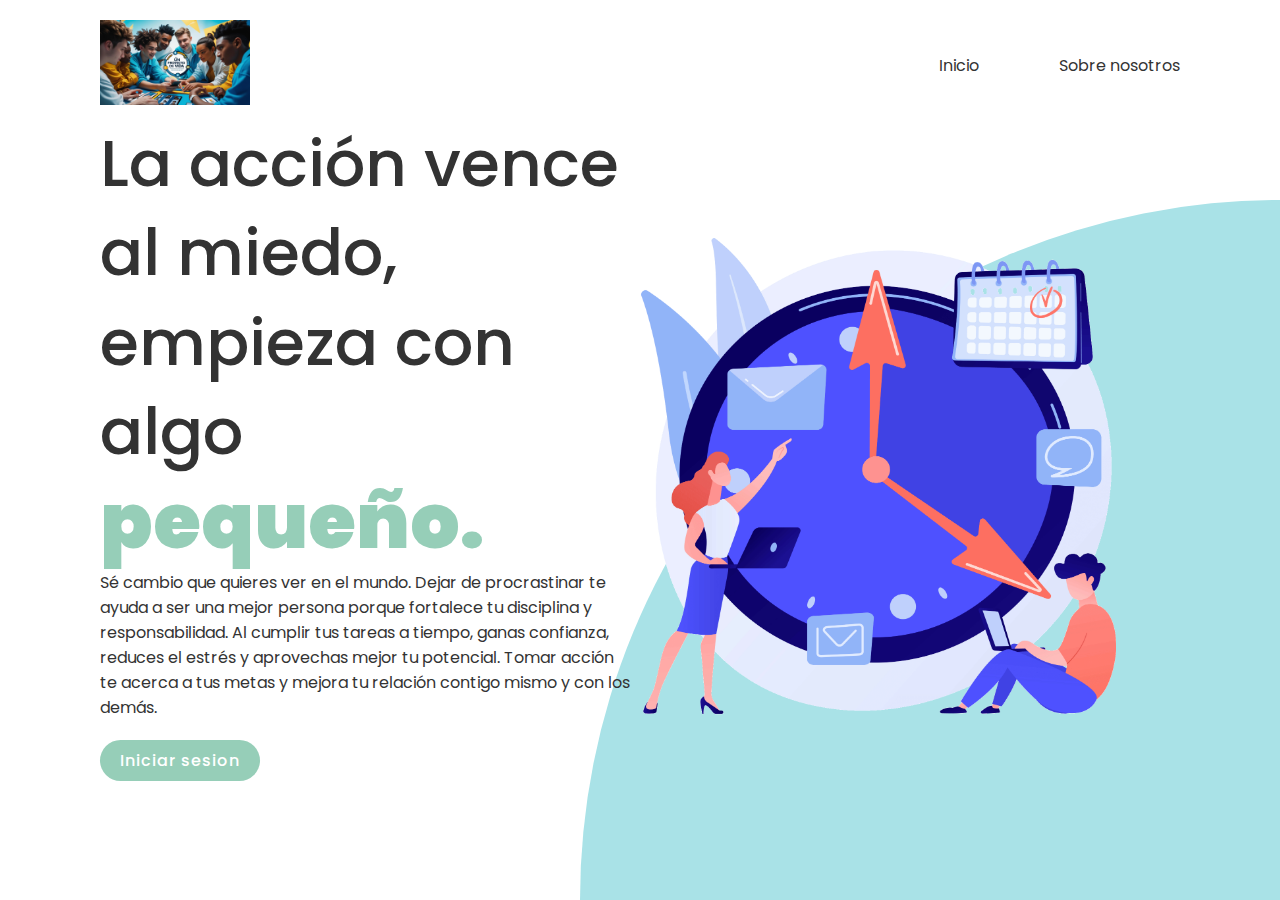
<file: Index.html>
<!DOCTYPE html>
<html lang="en">
<head>
    <meta charset="UTF-8">
    <meta name="viewport" content="width=device-width, initial-scale=1.0">
    <title>Proyecto de vida</title>
    <link rel="stylesheet" href="style.css">
    <link rel="stylesheet" href="header.css">
</head>
<body>
    <section>
        <div class="circulo"></div>
        
        <header>
            <a href="#" class="logo"><img src="logoh.jpeg" alt="Logotipo de la pagina" width="150px"></a>
            <ul>
                <li><a href="Index.html">Inicio</a></li>
                <li><a href="sobrenosotros.html">Sobre nosotros</a></li>
            </ul>
        </header>
        <div class="content">
            <div class="textBox">
                <h2>La acción vence al miedo, <br> empieza con algo <span>pequeño.</span></h2>
                <p>Sé cambio que quieres ver en el mundo. Dejar de procrastinar te ayuda a ser una mejor persona porque fortalece tu disciplina y responsabilidad. Al cumplir tus tareas a tiempo, ganas confianza, reduces el estrés y aprovechas mejor tu potencial. Tomar acción te acerca a tus metas y mejora tu relación contigo mismo y con los demás.</p>
                <a href="InicioSesion.html">Iniciar sesion</a>
            </div>
            <div class="imgBox">
                <img src="tiempo.png" alt="Imagen de un reloj">
            </div>
        </div>
    </section>
</body>
</html>
</file>
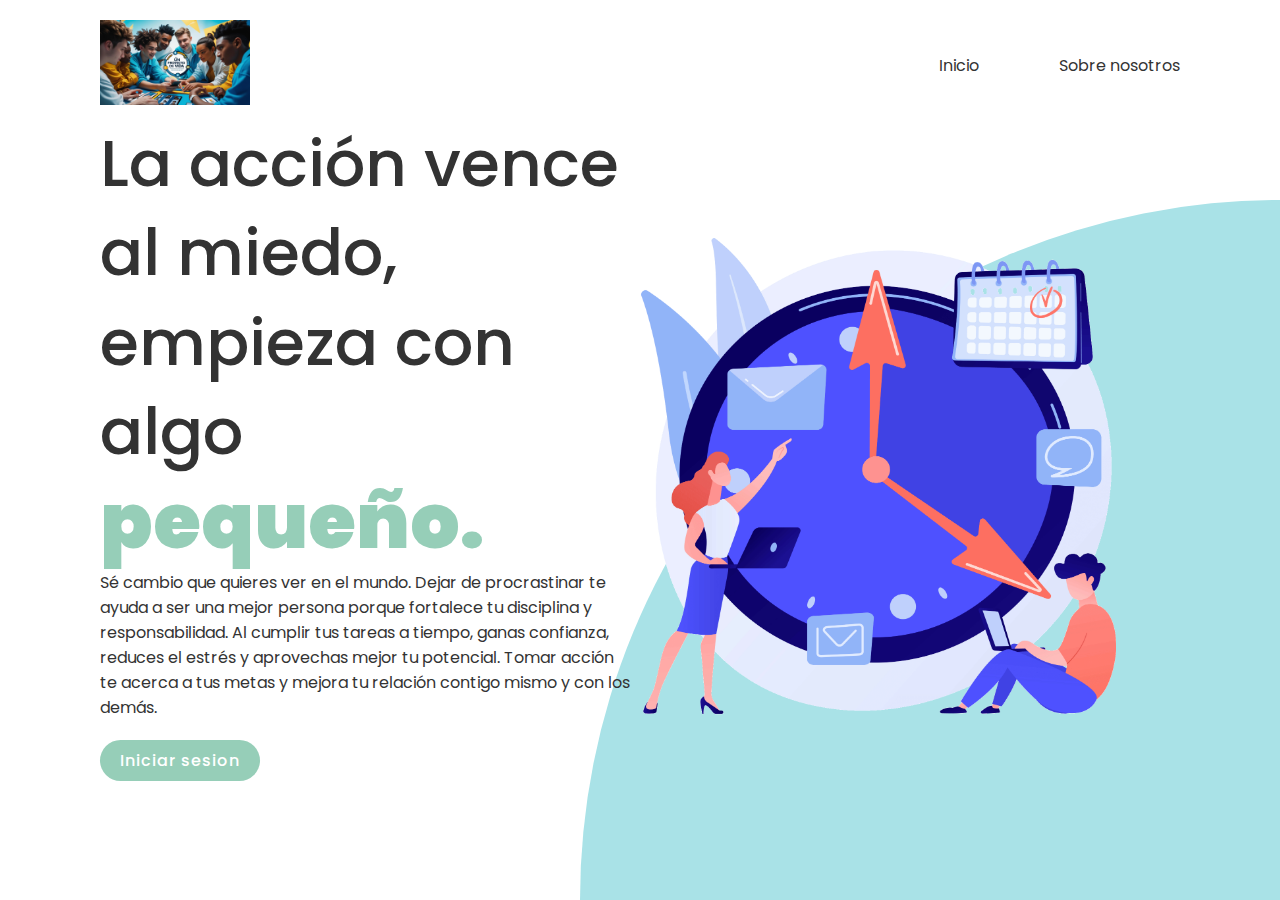
<file: index.html>
<!DOCTYPE html>
<html lang="en">
<head>
    <meta charset="UTF-8">
    <meta name="viewport" content="width=device-width, initial-scale=1.0">
    <title>Proyecto de vida</title>
    <link rel="stylesheet" href="style.css">
    <link rel="stylesheet" href="header.css">
</head>
<body>
    <section>
        <div class="circulo"></div>
        
        <header>
            <a href="#" class="logo"><img src="logoh.jpeg" alt="Logotipo de la pagina" width="150px"></a>
            <ul>
                <li><a href="index.html">Inicio</a></li>
                <li><a href="sobrenosotros.html">Sobre nosotros</a></li>
            </ul>
        </header>
        <div class="content">
            <div class="textBox">
                <h2>La acción vence al miedo, <br> empieza con algo <span>pequeño.</span></h2>
                <p>Sé cambio que quieres ver en el mundo. Dejar de procrastinar te ayuda a ser una mejor persona porque fortalece tu disciplina y responsabilidad. Al cumplir tus tareas a tiempo, ganas confianza, reduces el estrés y aprovechas mejor tu potencial. Tomar acción te acerca a tus metas y mejora tu relación contigo mismo y con los demás.</p>
                <a href="InicioSesion.html">Iniciar sesion</a>
            </div>
            <div class="imgBox">
                <img src="tiempo.png" alt="Imagen de un reloj">
            </div>
        </div>
    </section>
</body>
</html>
</file>
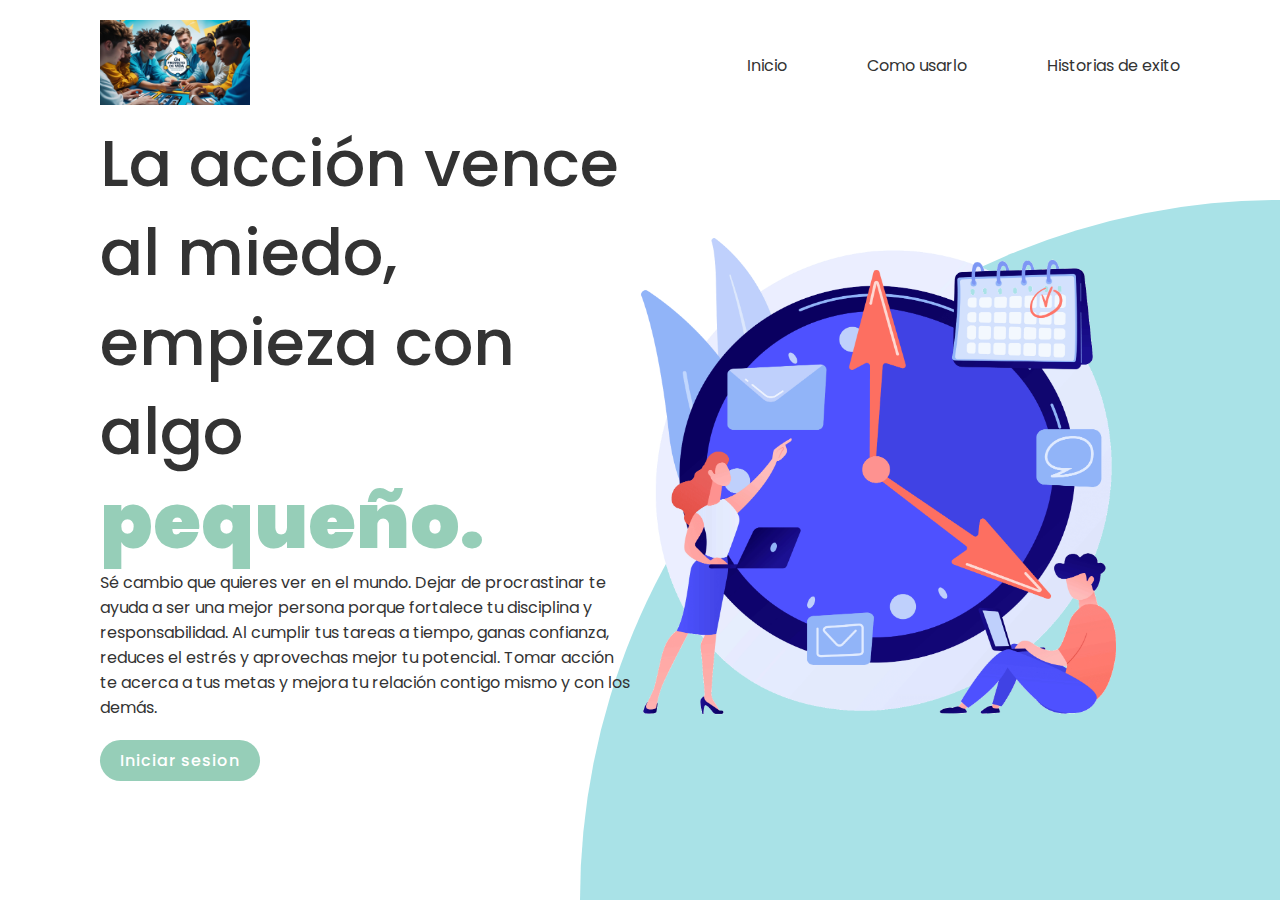
<file: IndexBlog.html>
<!DOCTYPE html>
<html lang="en">
<head>
    <meta charset="UTF-8">
    <meta name="viewport" content="width=device-width, initial-scale=1.0">
    <title>Proyecto de vida</title>
    <link rel="stylesheet" href="style.css">
    <link rel="stylesheet" href="header.css">
</head>
<body>
    <section>
        <div class="circulo"></div>
        
        <header>
            <a href="#" class="logo"><img src="logoh.jpeg" alt="Logotipo de la pagina" width="150px"></a>
            <ul>
                <li><a href="#">Inicio</a></li>
                <li><a href="#">Como usarlo</a></li>
                <li><a href="#">Historias de exito</a></li>
            </ul>
        </header>
        <div class="content">
            <div class="textBox">
                <h2>La acción vence al miedo, <br> empieza con algo <span>pequeño.</span></h2>
                <p>Sé cambio que quieres ver en el mundo. Dejar de procrastinar te ayuda a ser una mejor persona porque fortalece tu disciplina y responsabilidad. Al cumplir tus tareas a tiempo, ganas confianza, reduces el estrés y aprovechas mejor tu potencial. Tomar acción te acerca a tus metas y mejora tu relación contigo mismo y con los demás.</p>
                <a href="InicioSesion.html">Iniciar sesion</a>
            </div>
            <div class="imgBox">
                <img src="tiempo.png" alt="Imagen de un reloj">
            </div>
        </div>
    </section>
</body>
</html>
</file>
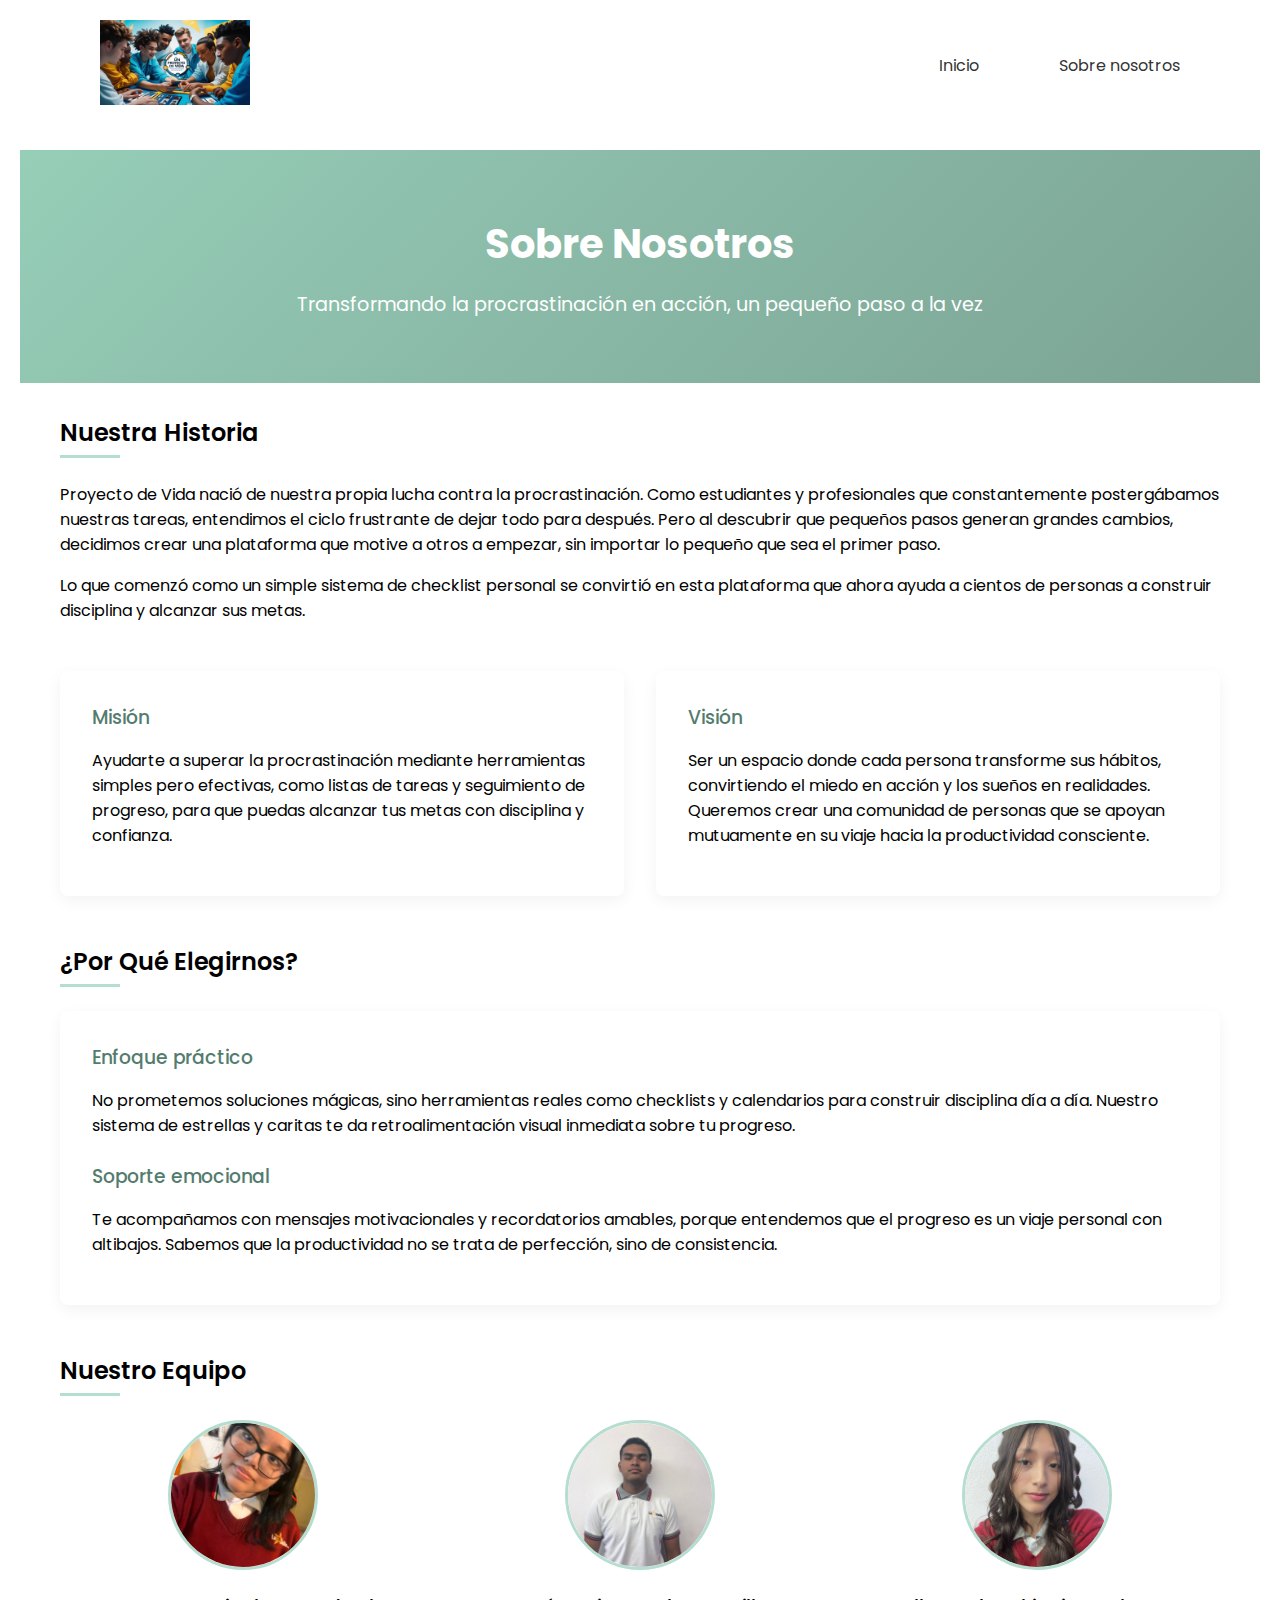
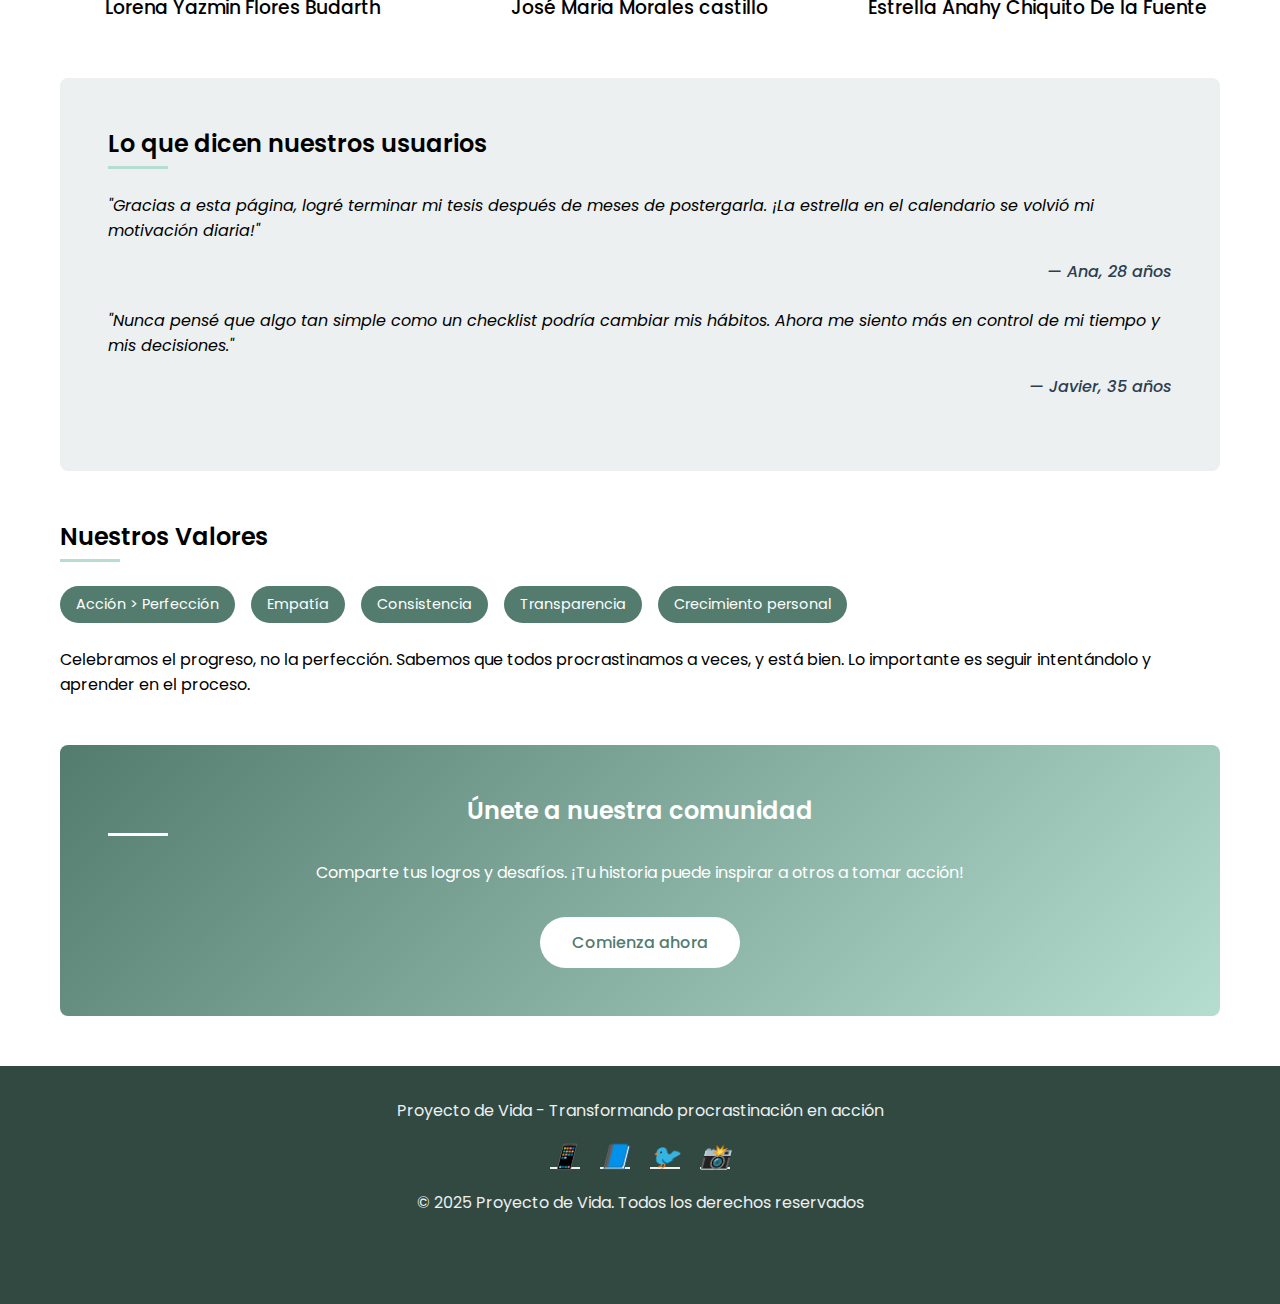
<file: sobrenosotros.html>
<!DOCTYPE html>
<html lang="en">
<head>
    <meta charset="UTF-8">
    <meta name="viewport" content="width=device-width, initial-scale=1.0">
    <title>Proyecto de Vida</title>
    <link rel="stylesheet" href="header.css">
    <link rel="stylesheet" href="style5.css">
</head>
<body>
    <section>
        <header>
            <a href="#" class="logo"><img src="logoh.jpeg" alt="Logotipo de la pagina" width="150px"></a>
            <ul>
                <li><a href="Index.html">Inicio</a></li>
                <li><a href="sobrenosotros.html">Sobre nosotros</a></li>
            </ul>
        </header>

        <div class="hero">
            <h1>Sobre Nosotros</h1>
            <p>Transformando la procrastinación en acción, un pequeño paso a la vez</p>
        </div>
        
        <div class="container">
            <div class="content-section">
                <h2>Nuestra Historia</h2>
                <p>Proyecto de Vida nació de nuestra propia lucha contra la procrastinación. Como estudiantes y profesionales que constantemente postergábamos nuestras tareas, entendimos el ciclo frustrante de dejar todo para después. Pero al descubrir que pequeños pasos generan grandes cambios, decidimos crear una plataforma que motive a otros a empezar, sin importar lo pequeño que sea el primer paso.</p>
                <p>Lo que comenzó como un simple sistema de checklist personal se convirtió en esta plataforma que ahora ayuda a cientos de personas a construir disciplina y alcanzar sus metas.</p>
            </div>
            
            <div class="mission-vision">
                <div class="card">
                    <h3>Misión</h3>
                    <p>Ayudarte a superar la procrastinación mediante herramientas simples pero efectivas, como listas de tareas y seguimiento de progreso, para que puedas alcanzar tus metas con disciplina y confianza.</p>
                </div>
                
                <div class="card">
                    <h3>Visión</h3>
                    <p>Ser un espacio donde cada persona transforme sus hábitos, convirtiendo el miedo en acción y los sueños en realidades. Queremos crear una comunidad de personas que se apoyan mutuamente en su viaje hacia la productividad consciente.</p>
                </div>
            </div>
            
            <div class="content-section">
                <h2>¿Por Qué Elegirnos?</h2>
                <div class="card">
                    <h3>Enfoque práctico</h3>
                    <p>No prometemos soluciones mágicas, sino herramientas reales como checklists y calendarios para construir disciplina día a día. Nuestro sistema de estrellas y caritas te da retroalimentación visual inmediata sobre tu progreso.</p>
                    
                    <h3 style="margin-top: 1.5rem;">Soporte emocional</h3>
                    <p>Te acompañamos con mensajes motivacionales y recordatorios amables, porque entendemos que el progreso es un viaje personal con altibajos. Sabemos que la productividad no se trata de perfección, sino de consistencia.</p>
                </div>
            </div>
            
            <div class="content-section">
                <h2>Nuestro Equipo</h2>
                <div class="team">
                    <div class="team-member">
                        <img src="yazmin.jpeg" width="100px">
                        <h3>Lorena Yazmin Flores Budarth</h3>
                    </div>
                    
                    <div class="team-member">
                        <img src="Jose.jpeg" width="100px">
                        <h3>José Maria Morales castillo</h3>
                    </div>
                    
                    <div class="team-member">
                        <img src="Estrella.jpeg" width="100px">
                        <h3>Estrella Anahy Chiquito De la Fuente</h3>
                    </div>
                </div>
            </div>
            
            <div class="content-section">
                <div class="testimonials">
                    <h2>Lo que dicen nuestros usuarios</h2>
                    <div class="testimonial">
                        <p>"Gracias a esta página, logré terminar mi tesis después de meses de postergarla. ¡La estrella en el calendario se volvió mi motivación diaria!"</p>
                        <p class="testimonial-author">— Ana, 28 años</p>
                    </div>
                    
                    <div class="testimonial">
                        <p>"Nunca pensé que algo tan simple como un checklist podría cambiar mis hábitos. Ahora me siento más en control de mi tiempo y mis decisiones."</p>
                        <p class="testimonial-author">— Javier, 35 años</p>
                    </div>
                </div>
            </div>
            
            <div class="content-section">
                <h2>Nuestros Valores</h2>
                <div class="values">
                    <span class="value">Acción > Perfección</span>
                    <span class="value">Empatía</span>
                    <span class="value">Consistencia</span>
                    <span class="value">Transparencia</span>
                    <span class="value">Crecimiento personal</span>
                </div>
                
                <p style="margin-top: 1.5rem;">Celebramos el progreso, no la perfección. Sabemos que todos procrastinamos a veces, y está bien. Lo importante es seguir intentándolo y aprender en el proceso.</p>
            </div>
            
            <div class="cta">
                <h2>Únete a nuestra comunidad</h2>
                <p>Comparte tus logros y desafíos. ¡Tu historia puede inspirar a otros a tomar acción!</p>
                <a href="Registro.html" class="btn">Comienza ahora</a>
            </div>
        </div>
    </section>
    <footer>
        <p>Proyecto de Vida - Transformando procrastinación en acción</p>
        <div class="social-links">
            <a href="#"><i>📱</i></a>
            <a href="#"><i>📘</i></a>
            <a href="#"><i>🐦</i></a>
            <a href="#"><i>📸</i></a>
        </div>
        <p>&copy; 2025 Proyecto de Vida. Todos los derechos reservados</p><p class="pco"> a: Izuwa Kitten.</p>
    </footer>
</body>
</html>
</file>
<file: style.css>
@import url('https://fonts.googleapis.com/css?family=Poppins:200,100,400,500,600,700,800,900&display=swap');

*{
    margin: 0;
    padding: 0;
    box-sizing: border-box;
    font-family: 'Poppins', sans-serif;
}

section{
    position: relative;
    width: 100%;
    min-height: 100vh;
    padding: 100px;
    display: flex;
    justify-content: space-between;
    align-items: center;
    background: #fff;
}


.content{
    position: relative;
    width: 100%;
    display: flex;
    justify-content: space-between;
    align-items: center;
}
.content .textBox{
    position: relative;
    max-width: 600px;
}
.content .textBox h2{
    color: #333;
    font-size: 4em;
    line-height: 1.4em;
    font-weight: 500;
}
.content .textBox h2 span{
    color: #96CEB8;
    font-size: 1.2em;
    font-weight: 900;
}
.content .textBox p{
    color: #333;
}
.content .textBox a{
    display: inline-block;
    margin-top: 20px;
    padding: 8px 20px;
    background: #96CEB8;
    color: #fff;
    border-radius: 40px;
    font-weight: 500;
    letter-spacing: 1px;
    text-decoration: none;
}

.content .imgBox{
    width: 600px;
    display: flex;
    justify-content: flex-end;
    padding-right: 50px;
    margin-top: 50px;
}

.content .imgBox img{
    max-width: 500px;
}

.circulo{
    position: absolute;
    top: 0;
    left: 0;
    width: 100%;
    height: 100%;
    background-color: #a9e2e7;
    clip-path: circle(700px at right 900px);
}
</file>
<file: header.css>
header{
        position: absolute;
        top: 0;
        left: 0;
        width: 100%;
        padding: 20px 100px;
        display: flex;
        justify-content: space-between;
        align-items: center;
    }

    header .logo{
        position: relative;
        max-width: 80px;
    }
    header ul{
        position: relative;
        display: flex;
    }
    header ul li{
        list-style: none;
        display: flex;
        align-items: center;
        margin-left: 40px;
    }
    header ul li a{
        display: inline-block;
        color: #333;
        font-weight: 400;
        margin-left: 40px;
        text-decoration: none;
    }

    /* From Uiverse.io by mrhyddenn */ 
    .button {
    -moz-appearance: none;
    -webkit-appearance: none;
    appearance: none;
    border: none;
    background: none;
    color: #0f1923;
    cursor: pointer;
    position: relative;
    padding: 8px;   
    margin-bottom: 0;
    text-transform: uppercase;
    font-weight: bold;
    font-size: 14px;
    transition: all .15s ease;
    }

    .button::before,
    .button::after {
    content: '';
    display: block;
    position: absolute;
    right: 0;
    left: 0;
    height: calc(50% - 5px);
    border: 1px solid #7D8082;
    transition: all .15s ease;
    }

    .button::before {
    top: 0;
    border-bottom-width: 0;
    }

    .button::after {
    bottom: 0;
    border-top-width: 0;
    }

    .button:active,
    .button:focus {
    outline: none;
    }

    .button:active::before,
    .button:active::after {
    right: 3px;
    left: 3px;
    }

    .button:active::before {
    top: 3px;
    }

    .button:active::after {
    bottom: 3px;
    }

    .button_lg {
    position: relative;
    display: block;
    padding: 10px 20px;
    color: #fff;
    background-color: #0f1923;
    overflow: hidden;
    box-shadow: inset 0px 0px 0px 1px transparent;
    }

    .button_lg::before {
    content: '';
    display: block;
    position: absolute;
    top: 0;
    left: 0;
    width: 2px;
    height: 2px;
    background-color: #0f1923;
    }

    .button_lg::after {
    content: '';
    display: block;
    position: absolute;
    right: 0;
    bottom: 0;
    width: 4px;
    height: 4px;
    background-color: #0f1923;
    transition: all .2s ease;
    }

    .button_sl {
    display: block;
    position: absolute;
    top: 0;
    bottom: -1px;
    left: -8px;
    width: 0;
    background-color: #ff4655;
    transform: skew(-15deg);
    transition: all .2s ease;
    }

    .button_text {
    position: relative;
    }

    .button:hover {
    color: #0f1923;
    }

    .button:hover .button_sl {
    width: calc(100% + 15px);
    }

    .button:hover .button_lg::after {
    background-color: #fff;
    }
</file>
<file: style5.css>
@import url('https://fonts.googleapis.com/css?family=Poppins:200,100,400,500,600,700,800,900&display=swap');

*{
    margin: 0;
    padding: 0;
    box-sizing: border-box;
    font-family: 'Poppins', sans-serif;
}

section {
    width: 100%;
    padding: 150px 20px 50px 20px;
    display: flex;
    flex-direction: column;
    align-items: center;
    background: #fff;
}

 /* Hero Section - Integrado con tu estilo base */
        .hero {
            background: linear-gradient(135deg, #96CEB8, #7ba293);
            color: white;
            padding: 4rem 2rem;
            text-align: center;
            width: 100%;
            margin-bottom: 2rem;
        }
        
        .hero h1 {
            font-size: 2.5rem;
            margin-bottom: 1rem;
            font-weight: 700;
        }
        
        .hero p {
            font-size: 1.2rem;
            max-width: 800px;
            margin: 0 auto;
            font-weight: 400;
        }
        
        .container {
            max-width: 1200px;
            width: 100%;
            margin: 0 auto;
            padding: 0 20px;
        }
        
        .content-section {
            width: 100%;
            margin-bottom: 3rem;
        }
        
        h2 {
            margin-bottom: 1.5rem;
            position: relative;
            padding-bottom: 0.5rem;
            font-weight: 600;
        }
        
        h2::after {
            content: '';
            position: absolute;
            bottom: 0;
            left: 0;
            width: 60px;
            height: 3px;
            background-color: #b6ded0;
        }
        
        p {
            margin-bottom: 1rem;
            font-weight: 400;
        }
        
        .mission-vision {
            display: grid;
            grid-template-columns: 1fr 1fr;
            gap: 2rem;
            margin-bottom: 3rem;
        }
        
        .card {
            background-color: white;
            padding: 2rem;
            border-radius: 8px;
            box-shadow: 0 5px 15px rgba(0, 0, 0, 0.05);
            transition: transform 0.3s, box-shadow 0.3s;
        }
        
        .card:hover {
            transform: translateY(-5px);
            box-shadow: 0 10px 25px rgba(0, 0, 0, 0.1);
        }
        
        .card h3 {
            color: #547c6e;
            margin-bottom: 1rem;
            font-weight: 500;
        }
        
        .team {
            display: grid;
            grid-template-columns: repeat(auto-fit, minmax(250px, 1fr));
            gap: 2rem;
        }
        
        .team-member {
            text-align: center;
        }
        
        .team-member img {
            width: 150px;
            height: 150px;
            border-radius: 50%;
            object-fit: cover;
            margin-bottom: 1rem;
            border: 3px solid #b6ded0;
        }
        
        .team-member h3 {
            font-weight: 500;
            margin-bottom: 0.5rem;
        }
        
        .team-member p {
            font-size: 0.9rem;
            color: #666;
        }
        
        .testimonials {
            background-color: #ecf0f1;
            padding: 3rem;
            border-radius: 8px;
        }
        
        .testimonial {
            margin-bottom: 1.5rem;
            font-style: italic;
        }
        
        .testimonial-author {
            font-weight: 500;
            color: #2c3e50;
            text-align: right;
        }
        
        .values {
            display: flex;
            flex-wrap: wrap;
            gap: 1rem;
            margin-top: 1.5rem;
        }
        
        .value {
            background-color: #547c6e;
            color: white;
            padding: 0.5rem 1rem;
            border-radius: 20px;
            font-size: 0.9rem;
            font-weight: 400;
        }
        
        .cta {
            text-align: center;
            padding: 3rem;
            background: linear-gradient(135deg, #547c6e, #b6ded0);
            color: white;
            border-radius: 8px;
            margin-top: 3rem;
            width: 100%;
        }
        
        .cta h2 {
            color: white;
        }
        
        .cta h2::after {
            background-color: white;
        }
        
        .btn {
            display: inline-block;
            background-color: white;
            color: #547c6e;
            padding: 0.8rem 2rem;
            border-radius: 30px;
            text-decoration: none;
            font-weight: 500;
            margin-top: 1rem;
            transition: all 0.3s;
        }
        
        .btn:hover {
            transform: translateY(-3px);
            box-shadow: 0 5px 15px rgba(0, 0, 0, 0.1);
        }
        
        /* Footer */
        footer {
            background-color: #324941;
            color: #ecf0f1;
            text-align: center;
            padding: 2rem;
            width: 100%;
        }
        
        .social-links {
            margin: 1rem 0;
        }
        
        .social-links a {
            color: #ecf0f1;
            margin: 0 0.5rem;
            font-size: 1.5rem;
            transition: color 0.3s;
        }
        
        .social-links a:hover {
            color: #b6ded0;
        }
        
        @media (max-width: 768px) {
            .mission-vision {
                grid-template-columns: 1fr;
            }
            
            section {
                padding: 120px 20px 30px 20px;
            }
            
            .hero {
                padding: 3rem 1rem;
            }
            
            .hero h1 {
                font-size: 2rem;
            }
        }

        .pco{
            color: #324941;
        }
</file>
